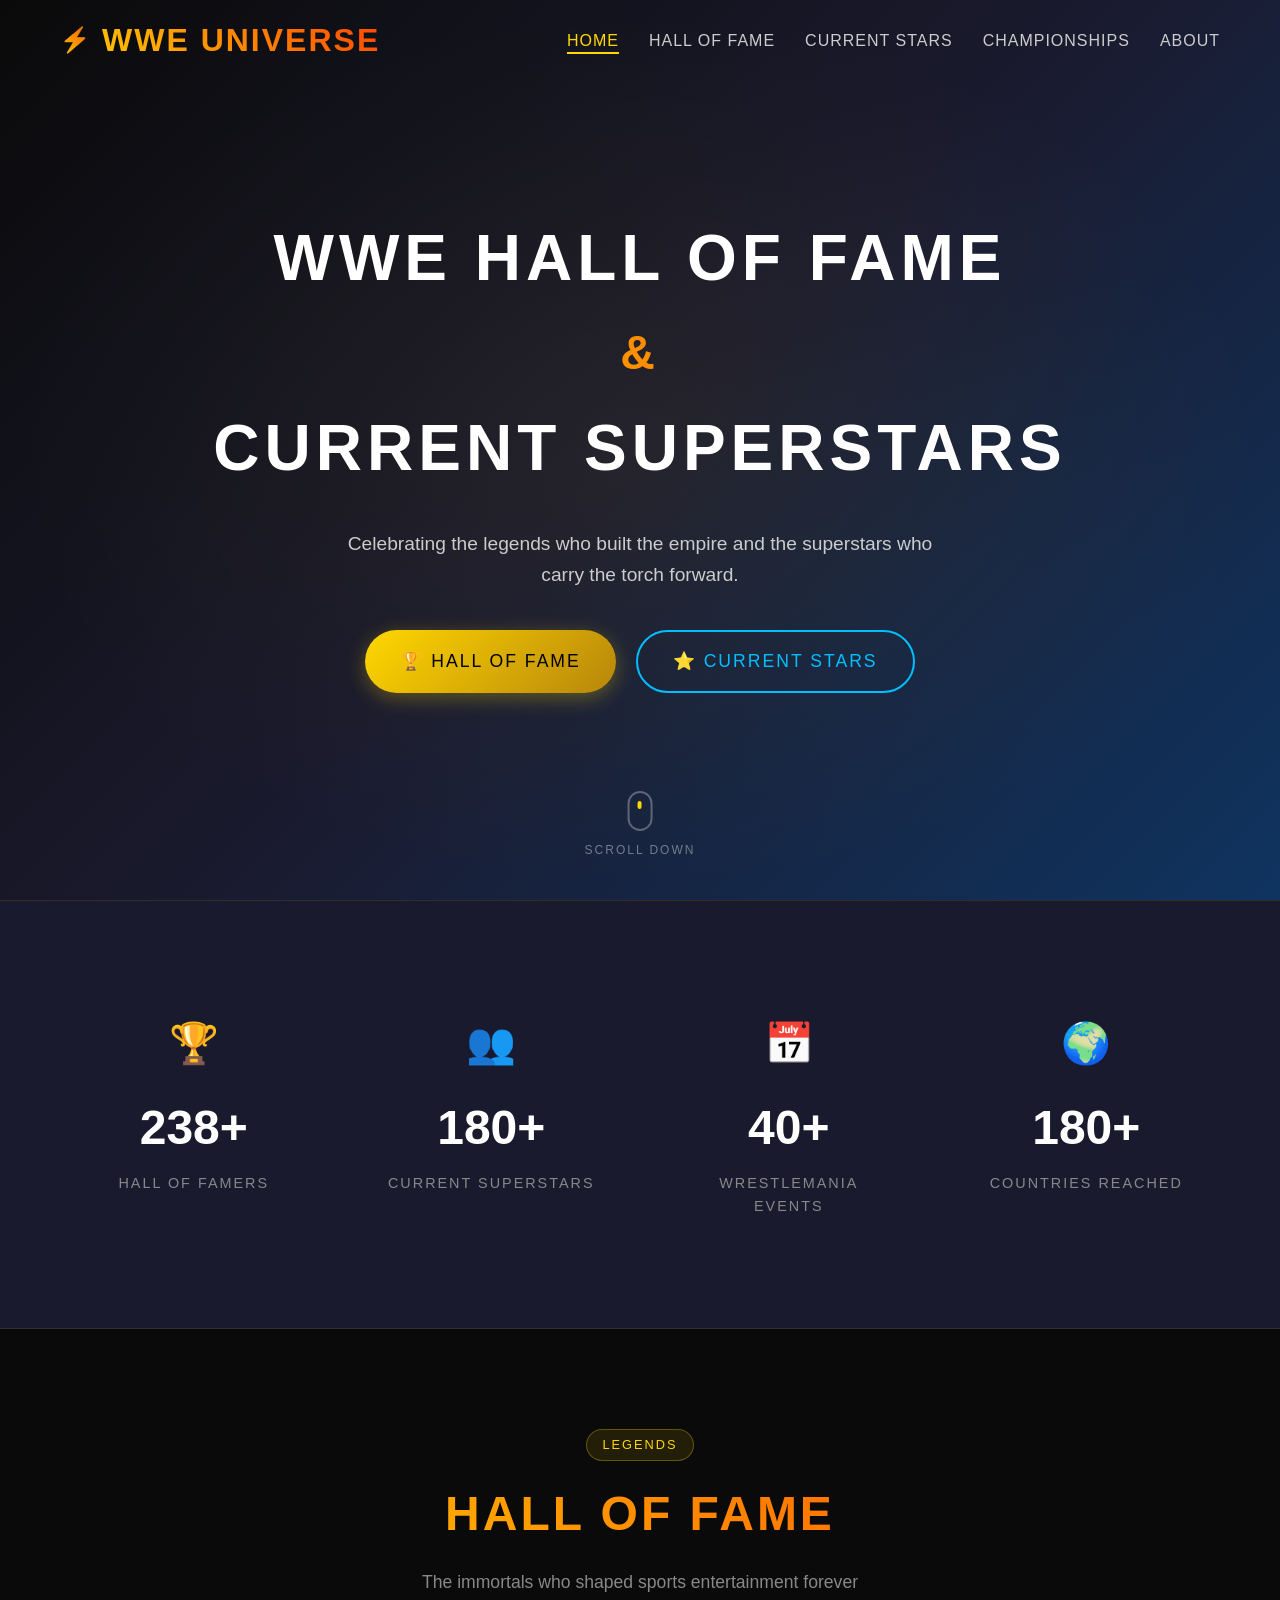
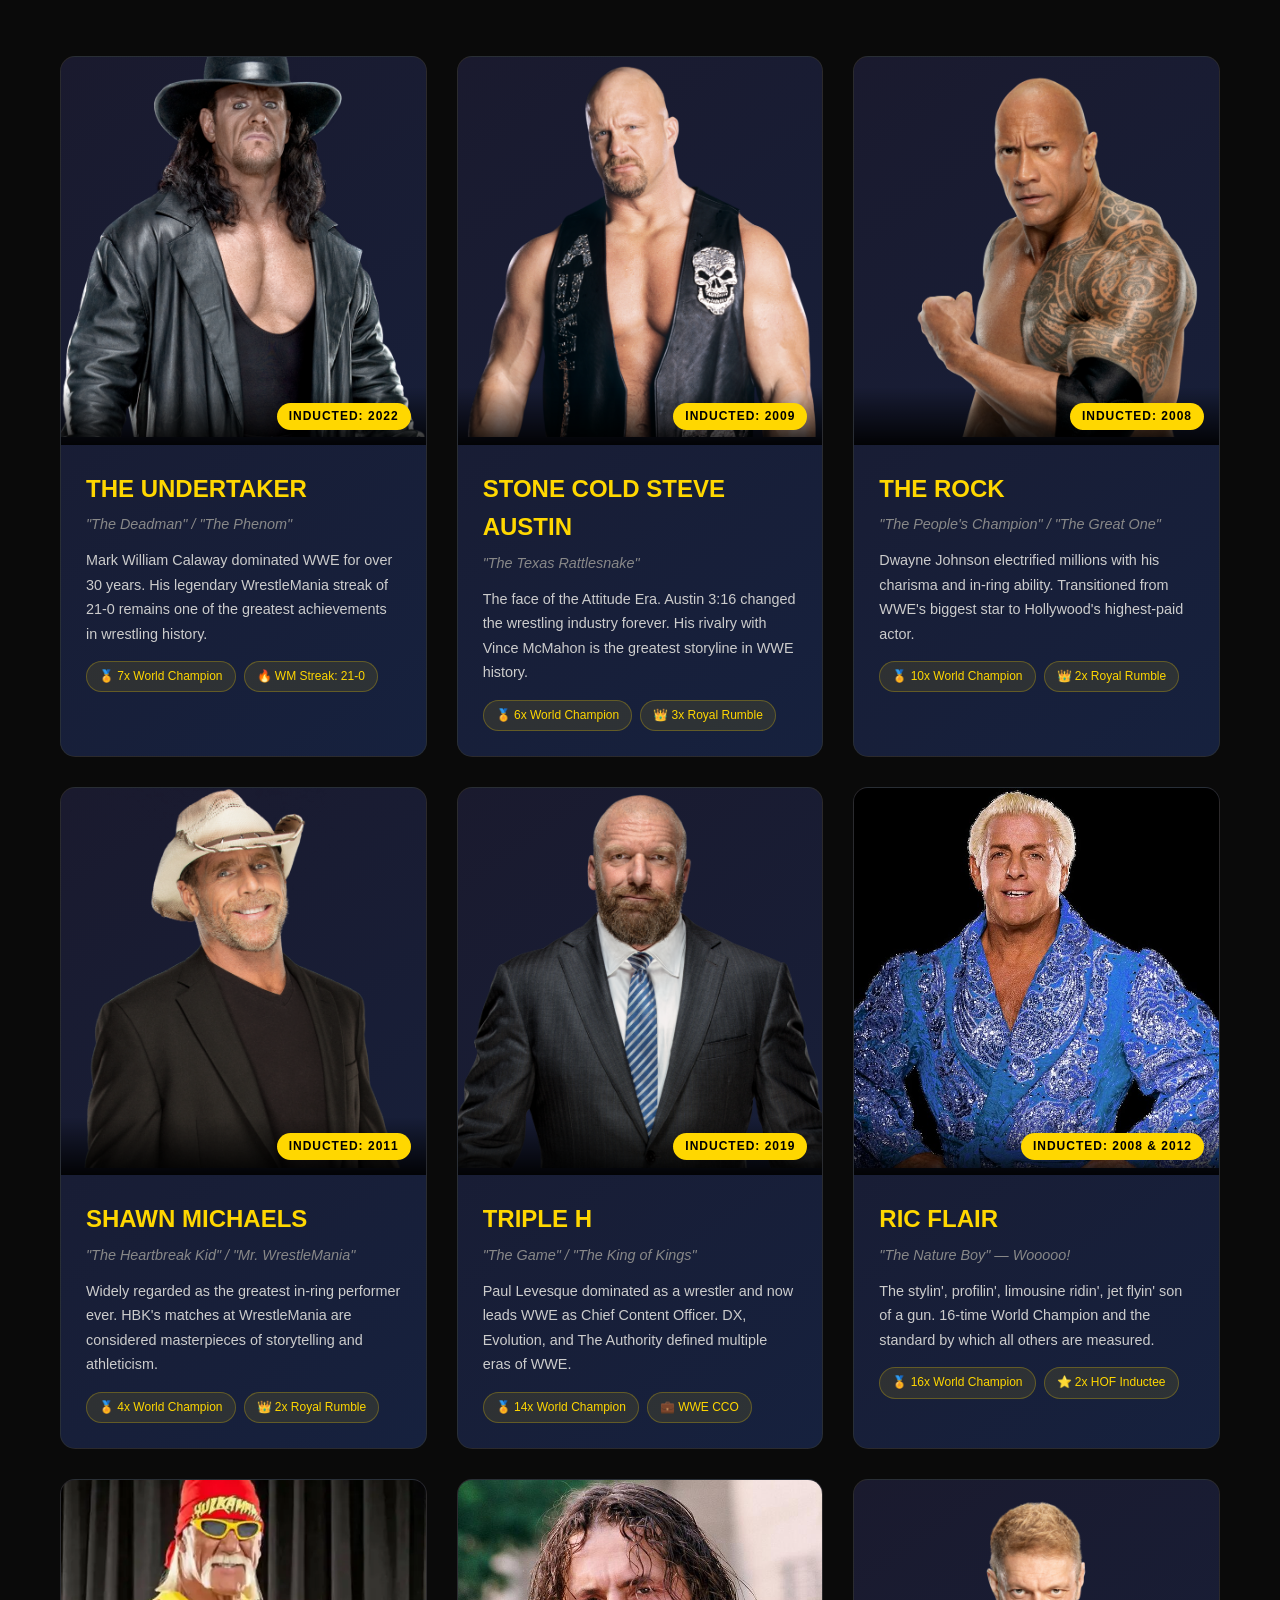
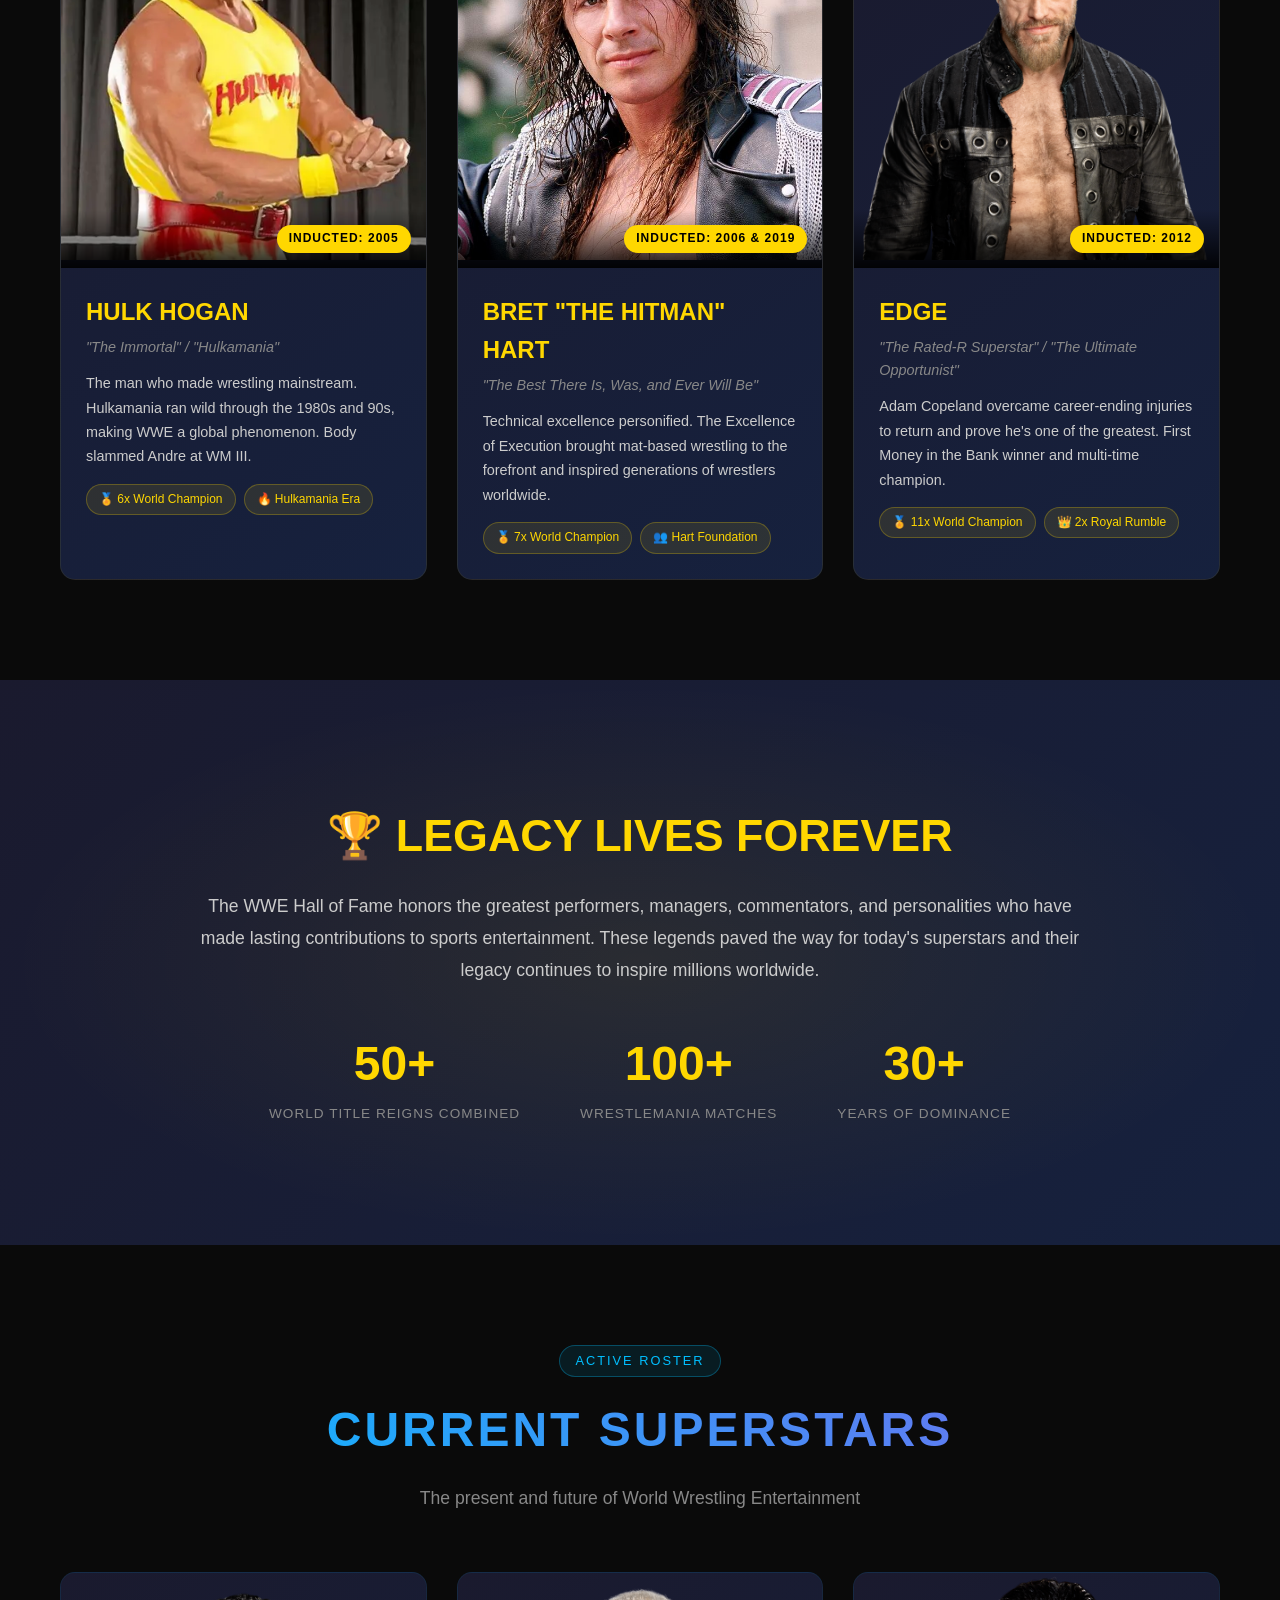
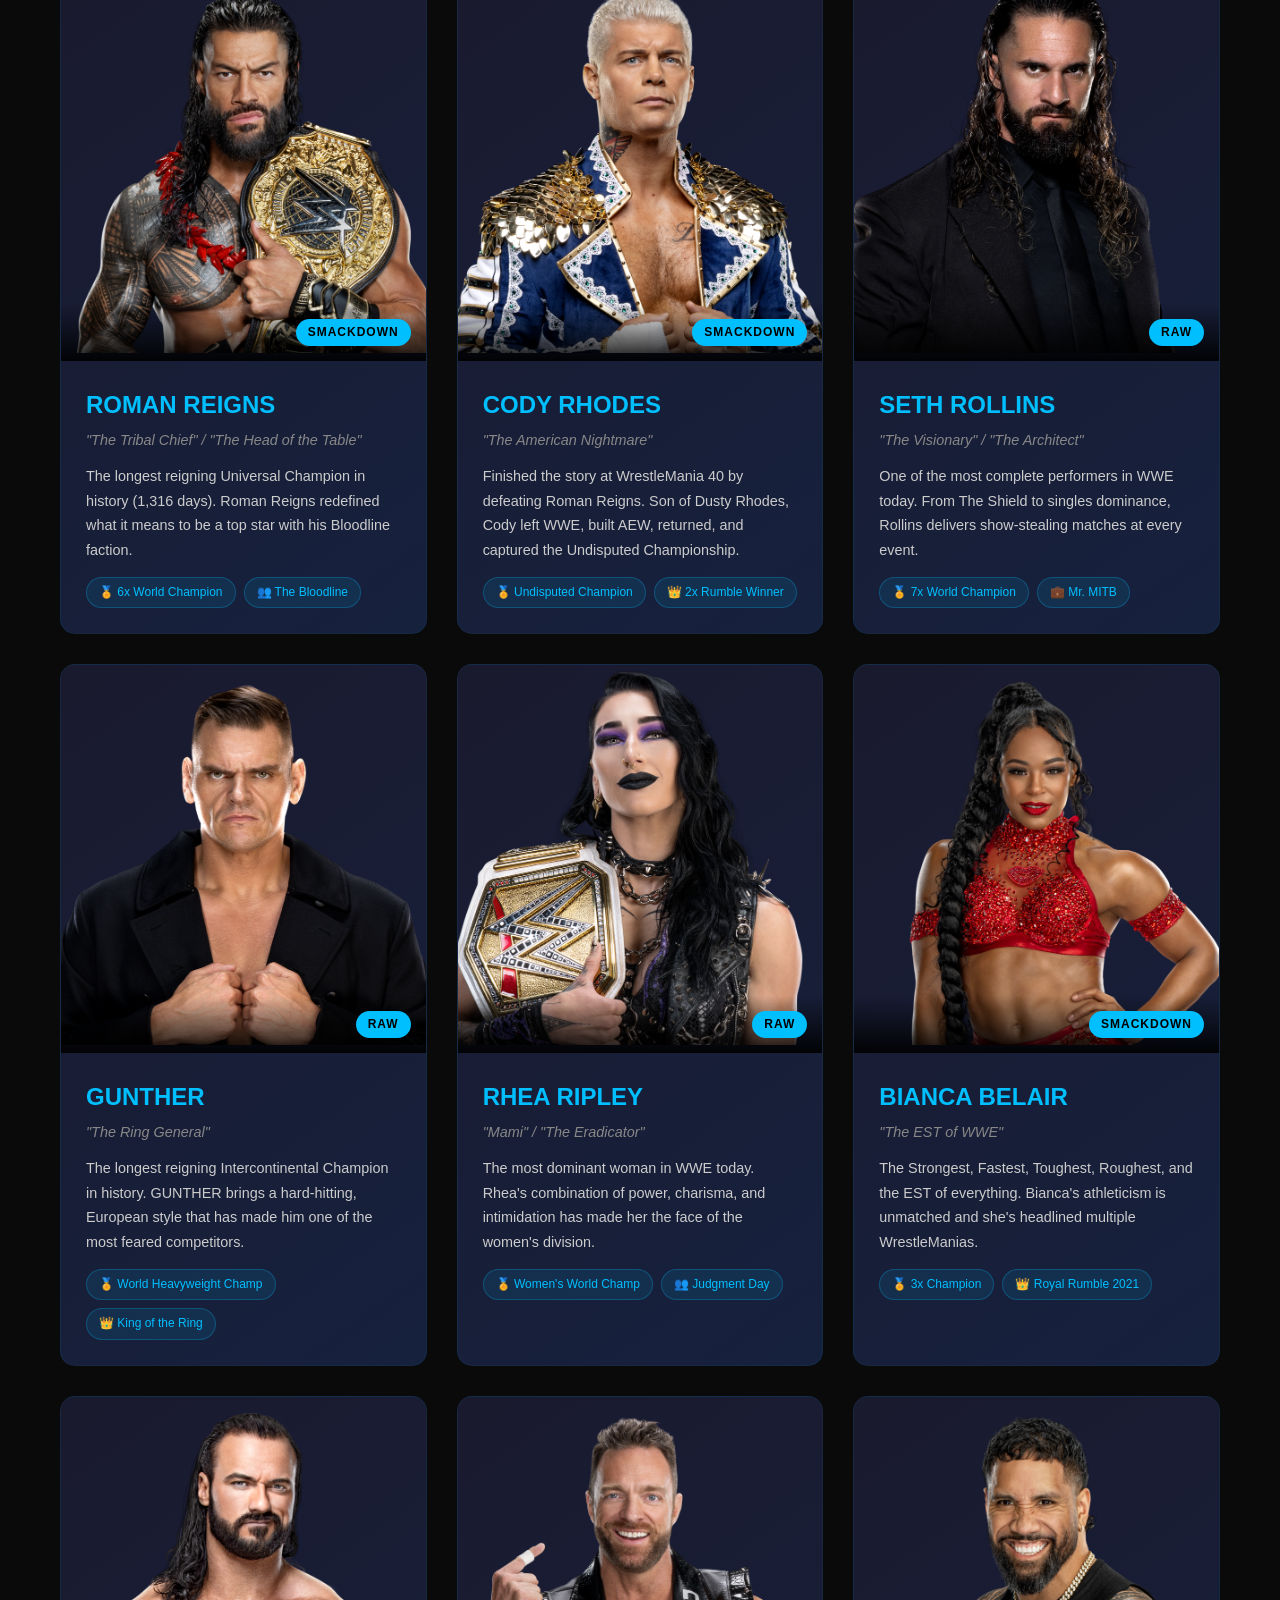
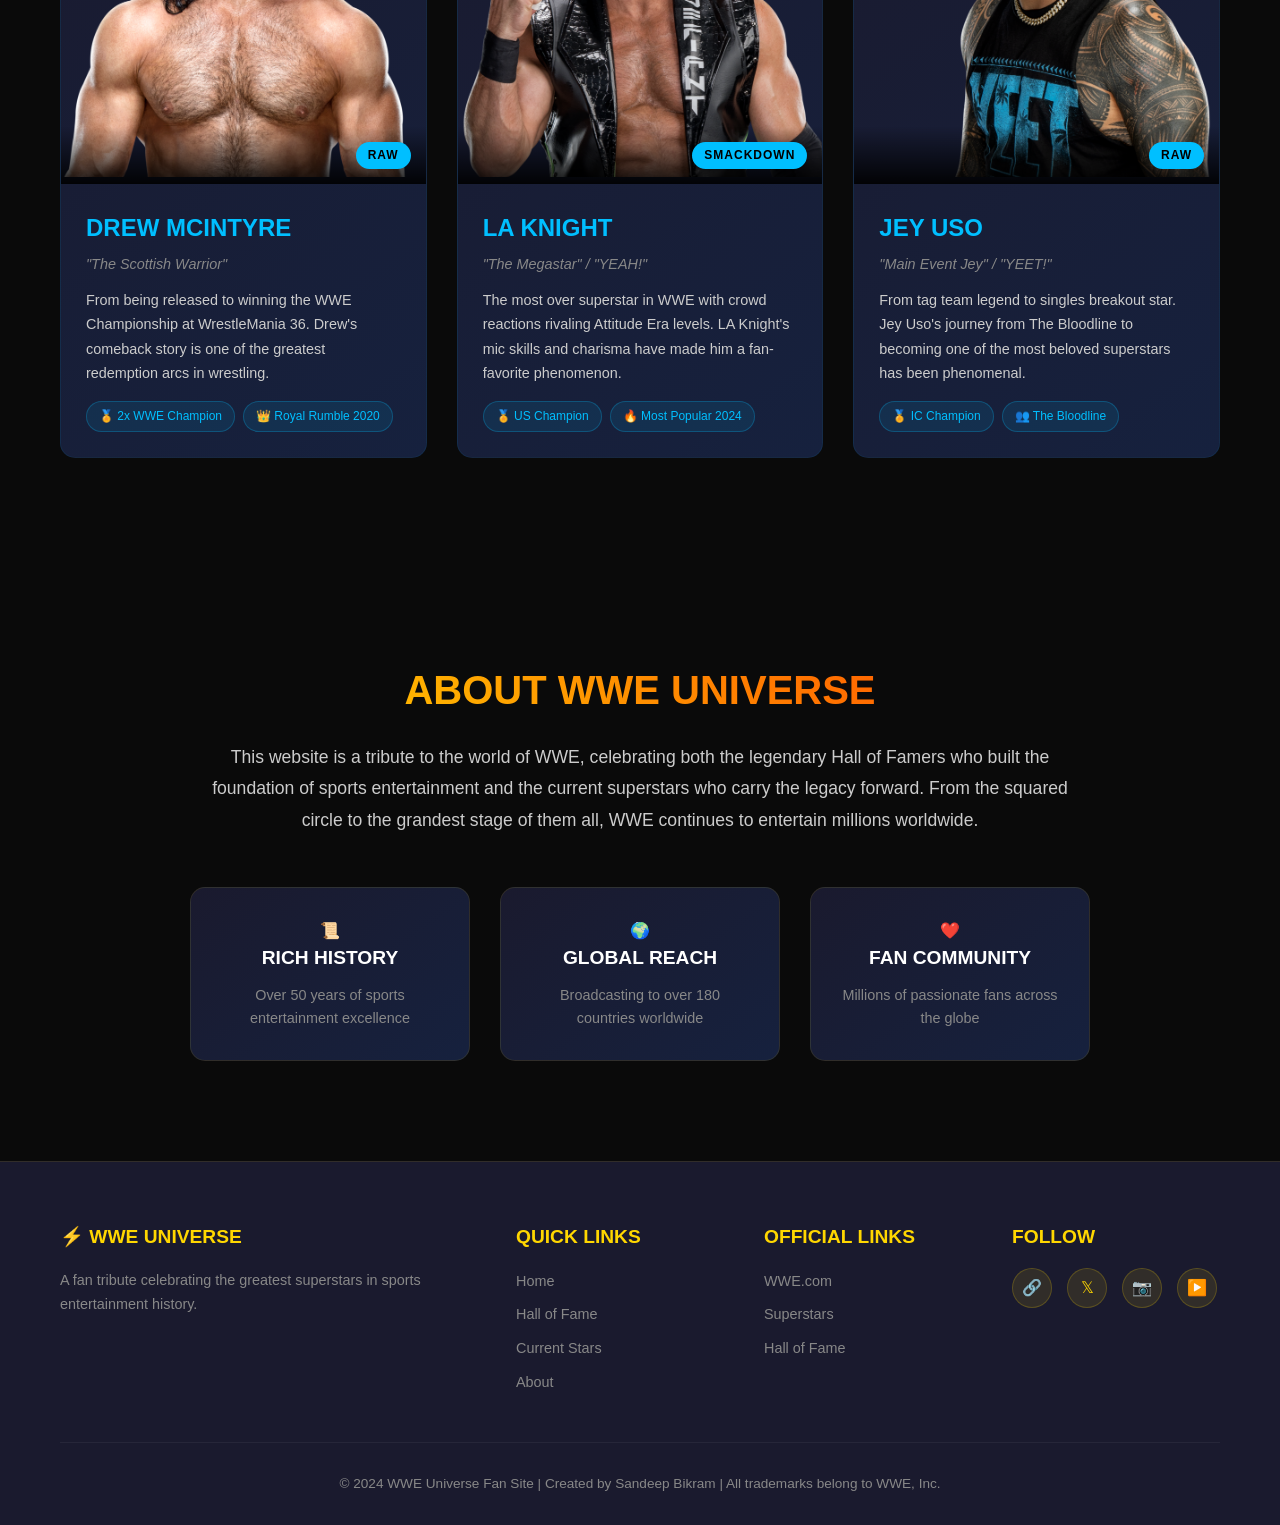
<file: index.html>
<!DOCTYPE html>
<html lang="en">
<head>
    <meta charset="UTF-8">
    <meta name="viewport" content="width=device-width, initial-scale=1.0">
    <title>WWE Universe - Hall of Fame & Current Superstars</title>
    <link rel="stylesheet" href="css/style.css">
</head>
<body>

    <!-- Preloader -->
    <div class="preloader" id="preloader">
        <div class="loader">
            <div class="ring"></div>
            <div class="ring"></div>
            <div class="ring"></div>
            <span class="loader-text">WWE UNIVERSE</span>
        </div>
    </div>

    <!-- Particles Background -->
    <div class="particles" id="particles"></div>

    <!-- Header -->
    <header id="header">
        <nav>
            <div class="logo">
                <span class="logo-icon">⚡</span>
                WWE Universe
            </div>
            <div class="hamburger" id="hamburger">
                <span></span>
                <span></span>
                <span></span>
            </div>
            <ul class="nav-links" id="navLinks">
                <li><a href="#home" class="active">Home</a></li>
                <li><a href="#hall-of-fame">Hall of Fame</a></li>
                <li><a href="#current">Current Stars</a></li>
                <li><a href="#championships">Championships</a></li>
                <li><a href="#about">About</a></li>
            </ul>
        </nav>
    </header>

    <!-- Hero Section -->
    <section class="hero" id="home">
        <div class="hero-overlay"></div>
        <div class="hero-content">
            <h1 class="hero-title" data-animate="fadeInUp">
                <span class="title-line">WWE Hall of Fame</span>
                <span class="title-line accent">&</span>
                <span class="title-line">Current Superstars</span>
            </h1>
            <p class="hero-subtitle" data-animate="fadeInUp" data-delay="200">
                Celebrating the legends who built the empire and the superstars who carry the torch forward.
            </p>
            <div class="hero-buttons" data-animate="fadeInUp" data-delay="400">
                <a href="#hall-of-fame" class="btn btn-primary">
                    🏆 Hall of Fame
                </a>
                <a href="#current" class="btn btn-secondary">
                    ⭐ Current Stars
                </a>
            </div>
            <div class="scroll-indicator">
                <div class="mouse">
                    <div class="wheel"></div>
                </div>
                <span>Scroll Down</span>
            </div>
        </div>
    </section>

    <!-- Stats Counter -->
    <section class="stats-section">
        <div class="container">
            <div class="stats-grid">
                <div class="stat-item" data-animate="fadeInUp">
                    <div class="stat-icon">🏆</div>
                    <div class="stat-number" data-count="238">0</div>
                    <div class="stat-label">Hall of Famers</div>
                </div>
                <div class="stat-item" data-animate="fadeInUp" data-delay="100">
                    <div class="stat-icon">👥</div>
                    <div class="stat-number" data-count="180">0</div>
                    <div class="stat-label">Current Superstars</div>
                </div>
                <div class="stat-item" data-animate="fadeInUp" data-delay="200">
                    <div class="stat-icon">📅</div>
                    <div class="stat-number" data-count="40">0</div>
                    <div class="stat-label">WrestleMania Events</div>
                </div>
                <div class="stat-item" data-animate="fadeInUp" data-delay="300">
                    <div class="stat-icon">🌍</div>
                    <div class="stat-number" data-count="180">0</div>
                    <div class="stat-label">Countries Reached</div>
                </div>
            </div>
        </div>
    </section>

    <!-- Hall of Fame Section -->
    <section class="section" id="hall-of-fame">
        <div class="container">
            <div class="section-header" data-animate="fadeInUp">
                <span class="section-tag">Legends</span>
                <h2 class="section-title gold">Hall of Fame</h2>
                <p class="section-subtitle">The immortals who shaped sports entertainment forever</p>
            </div>

            <div class="card-grid">

                <!-- The Undertaker -->
                <div class="card hof-card" data-animate="fadeInUp">
                    <div class="card-image-wrapper">
                        <img src="images/undertaker.jpg" alt="The Undertaker" class="card-img" onerror="this.src='data:image/svg+xml,%3Csvg xmlns=%22http://www.w3.org/2000/svg%22 width=%22400%22 height=%22450%22%3E%3Crect fill=%22%231a1a2e%22 width=%22400%22 height=%22450%22/%3E%3Ctext x=%2250%25%22 y=%2250%25%22 font-size=%2224%22 fill=%22%23ffd700%22 text-anchor=%22middle%22 dominant-baseline=%22middle%22%3EThe Undertaker%3C/text%3E%3C/svg%3E'">
                        <div class="card-overlay">
                            <span class="card-year">Inducted: 2022</span>
                        </div>
                    </div>
                    <div class="card-content">
                        <h3>The Undertaker</h3>
                        <p class="nickname">"The Deadman" / "The Phenom"</p>
                        <p class="bio">Mark William Calaway dominated WWE for over 30 years. His legendary WrestleMania streak of 21-0 remains one of the greatest achievements in wrestling history.</p>
                        <div class="card-stats">
                            <span class="badge">🏅 7x World Champion</span>
                            <span class="badge">🔥 WM Streak: 21-0</span>
                        </div>
                    </div>
                </div>

                <!-- Stone Cold -->
                <div class="card hof-card" data-animate="fadeInUp" data-delay="100">
                    <div class="card-image-wrapper">
                        <img src="images/stone-cold.jpg" alt="Stone Cold Steve Austin" class="card-img" onerror="this.src='data:image/svg+xml,%3Csvg xmlns=%22http://www.w3.org/2000/svg%22 width=%22400%22 height=%22450%22%3E%3Crect fill=%22%231a1a2e%22 width=%22400%22 height=%22450%22/%3E%3Ctext x=%2250%25%22 y=%2250%25%22 font-size=%2224%22 fill=%22%23ffd700%22 text-anchor=%22middle%22 dominant-baseline=%22middle%22%3EStone Cold%3C/text%3E%3C/svg%3E'">
                        <div class="card-overlay">
                            <span class="card-year">Inducted: 2009</span>
                        </div>
                    </div>
                    <div class="card-content">
                        <h3>Stone Cold Steve Austin</h3>
                        <p class="nickname">"The Texas Rattlesnake"</p>
                        <p class="bio">The face of the Attitude Era. Austin 3:16 changed the wrestling industry forever. His rivalry with Vince McMahon is the greatest storyline in WWE history.</p>
                        <div class="card-stats">
                            <span class="badge">🏅 6x World Champion</span>
                            <span class="badge">👑 3x Royal Rumble</span>
                        </div>
                    </div>
                </div>

                <!-- The Rock -->
                <div class="card hof-card" data-animate="fadeInUp" data-delay="200">
                    <div class="card-image-wrapper">
                        <img src="images/the-rock.jpg" alt="The Rock" class="card-img" onerror="this.src='data:image/svg+xml,%3Csvg xmlns=%22http://www.w3.org/2000/svg%22 width=%22400%22 height=%22450%22%3E%3Crect fill=%22%231a1a2e%22 width=%22400%22 height=%22450%22/%3E%3Ctext x=%2250%25%22 y=%2250%25%22 font-size=%2224%22 fill=%22%23ffd700%22 text-anchor=%22middle%22 dominant-baseline=%22middle%22%3EThe Rock%3C/text%3E%3C/svg%3E'">
                        <div class="card-overlay">
                            <span class="card-year">Inducted: 2008</span>
                        </div>
                    </div>
                    <div class="card-content">
                        <h3>The Rock</h3>
                        <p class="nickname">"The People's Champion" / "The Great One"</p>
                        <p class="bio">Dwayne Johnson electrified millions with his charisma and in-ring ability. Transitioned from WWE's biggest star to Hollywood's highest-paid actor.</p>
                        <div class="card-stats">
                            <span class="badge">🏅 10x World Champion</span>
                            <span class="badge">👑 2x Royal Rumble</span>
                        </div>
                    </div>
                </div>

                <!-- Shawn Michaels -->
                <div class="card hof-card" data-animate="fadeInUp">
                    <div class="card-image-wrapper">
                        <img src="images/shawn-michaels.jpg" alt="Shawn Michaels" class="card-img" onerror="this.src='data:image/svg+xml,%3Csvg xmlns=%22http://www.w3.org/2000/svg%22 width=%22400%22 height=%22450%22%3E%3Crect fill=%22%231a1a2e%22 width=%22400%22 height=%22450%22/%3E%3Ctext x=%2250%25%22 y=%2250%25%22 font-size=%2224%22 fill=%22%23ffd700%22 text-anchor=%22middle%22 dominant-baseline=%22middle%22%3EShawn Michaels%3C/text%3E%3C/svg%3E'">
                        <div class="card-overlay">
                            <span class="card-year">Inducted: 2011</span>
                        </div>
                    </div>
                    <div class="card-content">
                        <h3>Shawn Michaels</h3>
                        <p class="nickname">"The Heartbreak Kid" / "Mr. WrestleMania"</p>
                        <p class="bio">Widely regarded as the greatest in-ring performer ever. HBK's matches at WrestleMania are considered masterpieces of storytelling and athleticism.</p>
                        <div class="card-stats">
                            <span class="badge">🏅 4x World Champion</span>
                            <span class="badge">👑 2x Royal Rumble</span>
                        </div>
                    </div>
                </div>

                <!-- Triple H -->
                <div class="card hof-card" data-animate="fadeInUp" data-delay="100">
                    <div class="card-image-wrapper">
                        <img src="images/triple-h.jpg" alt="Triple H" class="card-img" onerror="this.src='data:image/svg+xml,%3Csvg xmlns=%22http://www.w3.org/2000/svg%22 width=%22400%22 height=%22450%22%3E%3Crect fill=%22%231a1a2e%22 width=%22400%22 height=%22450%22/%3E%3Ctext x=%2250%25%22 y=%2250%25%22 font-size=%2224%22 fill=%22%23ffd700%22 text-anchor=%22middle%22 dominant-baseline=%22middle%22%3ETriple H%3C/text%3E%3C/svg%3E'">
                        <div class="card-overlay">
                            <span class="card-year">Inducted: 2019</span>
                        </div>
                    </div>
                    <div class="card-content">
                        <h3>Triple H</h3>
                        <p class="nickname">"The Game" / "The King of Kings"</p>
                        <p class="bio">Paul Levesque dominated as a wrestler and now leads WWE as Chief Content Officer. DX, Evolution, and The Authority defined multiple eras of WWE.</p>
                        <div class="card-stats">
                            <span class="badge">🏅 14x World Champion</span>
                            <span class="badge">💼 WWE CCO</span>
                        </div>
                    </div>
                </div>

                <!-- Ric Flair -->
                <div class="card hof-card" data-animate="fadeInUp" data-delay="200">
                    <div class="card-image-wrapper">
                        <img src="images/ric-flair.jpg" alt="Ric Flair" class="card-img" onerror="this.src='data:image/svg+xml,%3Csvg xmlns=%22http://www.w3.org/2000/svg%22 width=%22400%22 height=%22450%22%3E%3Crect fill=%22%231a1a2e%22 width=%22400%22 height=%22450%22/%3E%3Ctext x=%2250%25%22 y=%2250%25%22 font-size=%2224%22 fill=%22%23ffd700%22 text-anchor=%22middle%22 dominant-baseline=%22middle%22%3ERic Flair%3C/text%3E%3C/svg%3E'">
                        <div class="card-overlay">
                            <span class="card-year">Inducted: 2008 & 2012</span>
                        </div>
                    </div>
                    <div class="card-content">
                        <h3>Ric Flair</h3>
                        <p class="nickname">"The Nature Boy" — Wooooo!</p>
                        <p class="bio">The stylin', profilin', limousine ridin', jet flyin' son of a gun. 16-time World Champion and the standard by which all others are measured.</p>
                        <div class="card-stats">
                            <span class="badge">🏅 16x World Champion</span>
                            <span class="badge">⭐ 2x HOF Inductee</span>
                        </div>
                    </div>
                </div>

                <!-- Hulk Hogan -->
                <div class="card hof-card" data-animate="fadeInUp">
                    <div class="card-image-wrapper">
                        <img src="images/hulk-hogan.jpg" alt="Hulk Hogan" class="card-img" onerror="this.src='data:image/svg+xml,%3Csvg xmlns=%22http://www.w3.org/2000/svg%22 width=%22400%22 height=%22450%22%3E%3Crect fill=%22%231a1a2e%22 width=%22400%22 height=%22450%22/%3E%3Ctext x=%2250%25%22 y=%2250%25%22 font-size=%2224%22 fill=%22%23ffd700%22 text-anchor=%22middle%22 dominant-baseline=%22middle%22%3EHulk Hogan%3C/text%3E%3C/svg%3E'">
                        <div class="card-overlay">
                            <span class="card-year">Inducted: 2005</span>
                        </div>
                    </div>
                    <div class="card-content">
                        <h3>Hulk Hogan</h3>
                        <p class="nickname">"The Immortal" / "Hulkamania"</p>
                        <p class="bio">The man who made wrestling mainstream. Hulkamania ran wild through the 1980s and 90s, making WWE a global phenomenon. Body slammed Andre at WM III.</p>
                        <div class="card-stats">
                            <span class="badge">🏅 6x World Champion</span>
                            <span class="badge">🔥 Hulkamania Era</span>
                        </div>
                    </div>
                </div>

                <!-- Bret Hart -->
                <div class="card hof-card" data-animate="fadeInUp" data-delay="100">
                    <div class="card-image-wrapper">
                        <img src="images/bret-hart.jpg" alt="Bret Hart" class="card-img" onerror="this.src='data:image/svg+xml,%3Csvg xmlns=%22http://www.w3.org/2000/svg%22 width=%22400%22 height=%22450%22%3E%3Crect fill=%22%231a1a2e%22 width=%22400%22 height=%22450%22/%3E%3Ctext x=%2250%25%22 y=%2250%25%22 font-size=%2224%22 fill=%22%23ffd700%22 text-anchor=%22middle%22 dominant-baseline=%22middle%22%3EBret Hart%3C/text%3E%3C/svg%3E'">
                        <div class="card-overlay">
                            <span class="card-year">Inducted: 2006 & 2019</span>
                        </div>
                    </div>
                    <div class="card-content">
                        <h3>Bret "The Hitman" Hart</h3>
                        <p class="nickname">"The Best There Is, Was, and Ever Will Be"</p>
                        <p class="bio">Technical excellence personified. The Excellence of Execution brought mat-based wrestling to the forefront and inspired generations of wrestlers worldwide.</p>
                        <div class="card-stats">
                            <span class="badge">🏅 7x World Champion</span>
                            <span class="badge">👥 Hart Foundation</span>
                        </div>
                    </div>
                </div>

                <!-- Edge -->
                <div class="card hof-card" data-animate="fadeInUp" data-delay="200">
                    <div class="card-image-wrapper">
                        <img src="images/edge.jpg" alt="Edge" class="card-img" onerror="this.src='data:image/svg+xml,%3Csvg xmlns=%22http://www.w3.org/2000/svg%22 width=%22400%22 height=%22450%22%3E%3Crect fill=%22%231a1a2e%22 width=%22400%22 height=%22450%22/%3E%3Ctext x=%2250%25%22 y=%2250%25%22 font-size=%2224%22 fill=%22%23ffd700%22 text-anchor=%22middle%22 dominant-baseline=%22middle%22%3EEdge%3C/text%3E%3C/svg%3E'">
                        <div class="card-overlay">
                            <span class="card-year">Inducted: 2012</span>
                        </div>
                    </div>
                    <div class="card-content">
                        <h3>Edge</h3>
                        <p class="nickname">"The Rated-R Superstar" / "The Ultimate Opportunist"</p>
                        <p class="bio">Adam Copeland overcame career-ending injuries to return and prove he's one of the greatest. First Money in the Bank winner and multi-time champion.</p>
                        <div class="card-stats">
                            <span class="badge">🏅 11x World Champion</span>
                            <span class="badge">👑 2x Royal Rumble</span>
                        </div>
                    </div>
                </div>

            </div>
        </div>
    </section>

    <!-- Championships Banner -->
    <section class="parallax-section" id="championships">
        <div class="parallax-overlay"></div>
        <div class="parallax-content" data-animate="fadeInUp">
            <h2>🏆 Legacy Lives Forever</h2>
            <p>The WWE Hall of Fame honors the greatest performers, managers, commentators, and personalities who have made lasting contributions to sports entertainment. These legends paved the way for today's superstars and their legacy continues to inspire millions worldwide.</p>
            <div class="title-count">
                <div class="title-item">
                    <span class="title-number">50+</span>
                    <span class="title-label">World Title Reigns Combined</span>
                </div>
                <div class="title-item">
                    <span class="title-number">100+</span>
                    <span class="title-label">WrestleMania Matches</span>
                </div>
                <div class="title-item">
                    <span class="title-number">30+</span>
                    <span class="title-label">Years of Dominance</span>
                </div>
            </div>
        </div>
    </section>

    <!-- Current Superstars Section -->
    <section class="section" id="current">
        <div class="container">
            <div class="section-header" data-animate="fadeInUp">
                <span class="section-tag blue">Active Roster</span>
                <h2 class="section-title blue">Current Superstars</h2>
                <p class="section-subtitle">The present and future of World Wrestling Entertainment</p>
            </div>

            <div class="card-grid">

                <!-- Roman Reigns -->
                <div class="card current-card" data-animate="fadeInUp">
                    <div class="card-image-wrapper">
                        <img src="images/roman-reigns.jpg" alt="Roman Reigns" class="card-img" onerror="this.src='data:image/svg+xml,%3Csvg xmlns=%22http://www.w3.org/2000/svg%22 width=%22400%22 height=%22450%22%3E%3Crect fill=%2216213e%22 width=%22400%22 height=%22450%22/%3E%3Ctext x=%2250%25%22 y=%2250%25%22 font-size=%2224%22 fill=%2200bfff%22 text-anchor=%22middle%22 dominant-baseline=%22middle%22%3ERoman Reigns%3C/text%3E%3C/svg%3E'">
                        <div class="card-overlay blue">
                            <span class="card-year">SmackDown</span>
                        </div>
                    </div>
                    <div class="card-content">
                        <h3>Roman Reigns</h3>
                        <p class="nickname">"The Tribal Chief" / "The Head of the Table"</p>
                        <p class="bio">The longest reigning Universal Champion in history (1,316 days). Roman Reigns redefined what it means to be a top star with his Bloodline faction.</p>
                        <div class="card-stats">
                            <span class="badge blue">🏅 6x World Champion</span>
                            <span class="badge blue">👥 The Bloodline</span>
                        </div>
                    </div>
                </div>

                <!-- Cody Rhodes -->
                <div class="card current-card" data-animate="fadeInUp" data-delay="100">
                    <div class="card-image-wrapper">
                        <img src="images/cody-rhodes.jpg" alt="Cody Rhodes" class="card-img" onerror="this.src='data:image/svg+xml,%3Csvg xmlns=%22http://www.w3.org/2000/svg%22 width=%22400%22 height=%22450%22%3E%3Crect fill=%2216213e%22 width=%22400%22 height=%22450%22/%3E%3Ctext x=%2250%25%22 y=%2250%25%22 font-size=%2224%22 fill=%2200bfff%22 text-anchor=%22middle%22 dominant-baseline=%22middle%22%3ECody Rhodes%3C/text%3E%3C/svg%3E'">
                        <div class="card-overlay blue">
                            <span class="card-year">SmackDown</span>
                        </div>
                    </div>
                    <div class="card-content">
                        <h3>Cody Rhodes</h3>
                        <p class="nickname">"The American Nightmare"</p>
                        <p class="bio">Finished the story at WrestleMania 40 by defeating Roman Reigns. Son of Dusty Rhodes, Cody left WWE, built AEW, returned, and captured the Undisputed Championship.</p>
                        <div class="card-stats">
                            <span class="badge blue">🏅 Undisputed Champion</span>
                            <span class="badge blue">👑 2x Rumble Winner</span>
                        </div>
                    </div>
                </div>

                <!-- Seth Rollins -->
                <div class="card current-card" data-animate="fadeInUp" data-delay="200">
                    <div class="card-image-wrapper">
                        <img src="images/seth-rollins.jpg" alt="Seth Rollins" class="card-img" onerror="this.src='data:image/svg+xml,%3Csvg xmlns=%22http://www.w3.org/2000/svg%22 width=%22400%22 height=%22450%22%3E%3Crect fill=%2216213e%22 width=%22400%22 height=%22450%22/%3E%3Ctext x=%2250%25%22 y=%2250%25%22 font-size=%2224%22 fill=%2200bfff%22 text-anchor=%22middle%22 dominant-baseline=%22middle%22%3ESeth Rollins%3C/text%3E%3C/svg%3E'">
                        <div class="card-overlay blue">
                            <span class="card-year">Raw</span>
                        </div>
                    </div>
                    <div class="card-content">
                        <h3>Seth Rollins</h3>
                        <p class="nickname">"The Visionary" / "The Architect"</p>
                        <p class="bio">One of the most complete performers in WWE today. From The Shield to singles dominance, Rollins delivers show-stealing matches at every event.</p>
                        <div class="card-stats">
                            <span class="badge blue">🏅 7x World Champion</span>
                            <span class="badge blue">💼 Mr. MITB</span>
                        </div>
                    </div>
                </div>

                <!-- GUNTHER -->
                <div class="card current-card" data-animate="fadeInUp">
                    <div class="card-image-wrapper">
                        <img src="images/gunther.jpg" alt="GUNTHER" class="card-img" onerror="this.src='data:image/svg+xml,%3Csvg xmlns=%22http://www.w3.org/2000/svg%22 width=%22400%22 height=%22450%22%3E%3Crect fill=%2216213e%22 width=%22400%22 height=%22450%22/%3E%3Ctext x=%2250%25%22 y=%2250%25%22 font-size=%2224%22 fill=%2200bfff%22 text-anchor=%22middle%22 dominant-baseline=%22middle%22%3EGUNTHER%3C/text%3E%3C/svg%3E'">
                        <div class="card-overlay blue">
                            <span class="card-year">Raw</span>
                        </div>
                    </div>
                    <div class="card-content">
                        <h3>GUNTHER</h3>
                        <p class="nickname">"The Ring General"</p>
                        <p class="bio">The longest reigning Intercontinental Champion in history. GUNTHER brings a hard-hitting, European style that has made him one of the most feared competitors.</p>
                        <div class="card-stats">
                            <span class="badge blue">🏅 World Heavyweight Champ</span>
                            <span class="badge blue">👑 King of the Ring</span>
                        </div>
                    </div>
                </div>

                <!-- Rhea Ripley -->
                <div class="card current-card" data-animate="fadeInUp" data-delay="100">
                    <div class="card-image-wrapper">
                        <img src="images/rhea-ripley.jpg" alt="Rhea Ripley" class="card-img" onerror="this.src='data:image/svg+xml,%3Csvg xmlns=%22http://www.w3.org/2000/svg%22 width=%22400%22 height=%22450%22%3E%3Crect fill=%2216213e%22 width=%22400%22 height=%22450%22/%3E%3Ctext x=%2250%25%22 y=%2250%25%22 font-size=%2224%22 fill=%2200bfff%22 text-anchor=%22middle%22 dominant-baseline=%22middle%22%3ERhea Ripley%3C/text%3E%3C/svg%3E'">
                        <div class="card-overlay blue">
                            <span class="card-year">Raw</span>
                        </div>
                    </div>
                    <div class="card-content">
                        <h3>Rhea Ripley</h3>
                        <p class="nickname">"Mami" / "The Eradicator"</p>
                        <p class="bio">The most dominant woman in WWE today. Rhea's combination of power, charisma, and intimidation has made her the face of the women's division.</p>
                        <div class="card-stats">
                            <span class="badge blue">🏅 Women's World Champ</span>
                            <span class="badge blue">👥 Judgment Day</span>
                        </div>
                    </div>
                </div>

                <!-- Bianca Belair -->
                <div class="card current-card" data-animate="fadeInUp" data-delay="200">
                    <div class="card-image-wrapper">
                        <img src="images/bianca-belair.jpg" alt="Bianca Belair" class="card-img" onerror="this.src='data:image/svg+xml,%3Csvg xmlns=%22http://www.w3.org/2000/svg%22 width=%22400%22 height=%22450%22%3E%3Crect fill=%2216213e%22 width=%22400%22 height=%22450%22/%3E%3Ctext x=%2250%25%22 y=%2250%25%22 font-size=%2224%22 fill=%2200bfff%22 text-anchor=%22middle%22 dominant-baseline=%22middle%22%3EBianca Belair%3C/text%3E%3C/svg%3E'">
                        <div class="card-overlay blue">
                            <span class="card-year">SmackDown</span>
                        </div>
                    </div>
                    <div class="card-content">
                        <h3>Bianca Belair</h3>
                        <p class="nickname">"The EST of WWE"</p>
                        <p class="bio">The Strongest, Fastest, Toughest, Roughest, and the EST of everything. Bianca's athleticism is unmatched and she's headlined multiple WrestleManias.</p>
                        <div class="card-stats">
                            <span class="badge blue">🏅 3x Champion</span>
                            <span class="badge blue">👑 Royal Rumble 2021</span>
                        </div>
                    </div>
                </div>

                <!-- Drew McIntyre -->
                <div class="card current-card" data-animate="fadeInUp">
                    <div class="card-image-wrapper">
                        <img src="images/drew-mcintyre.jpg" alt="Drew McIntyre" class="card-img" onerror="this.src='data:image/svg+xml,%3Csvg xmlns=%22http://www.w3.org/2000/svg%22 width=%22400%22 height=%22450%22%3E%3Crect fill=%2216213e%22 width=%22400%22 height=%22450%22/%3E%3Ctext x=%2250%25%22 y=%2250%25%22 font-size=%2224%22 fill=%2200bfff%22 text-anchor=%22middle%22 dominant-baseline=%22middle%22%3EDrew McIntyre%3C/text%3E%3C/svg%3E'">
                        <div class="card-overlay blue">
                            <span class="card-year">Raw</span>
                        </div>
                    </div>
                    <div class="card-content">
                        <h3>Drew McIntyre</h3>
                        <p class="nickname">"The Scottish Warrior"</p>
                        <p class="bio">From being released to winning the WWE Championship at WrestleMania 36. Drew's comeback story is one of the greatest redemption arcs in wrestling.</p>
                        <div class="card-stats">
                            <span class="badge blue">🏅 2x WWE Champion</span>
                            <span class="badge blue">👑 Royal Rumble 2020</span>
                        </div>
                    </div>
                </div>

                <!-- LA Knight -->
                <div class="card current-card" data-animate="fadeInUp" data-delay="100">
                    <div class="card-image-wrapper">
                        <img src="images/la-knight.jpg" alt="LA Knight" class="card-img" onerror="this.src='data:image/svg+xml,%3Csvg xmlns=%22http://www.w3.org/2000/svg%22 width=%22400%22 height=%22450%22%3E%3Crect fill=%2216213e%22 width=%22400%22 height=%22450%22/%3E%3Ctext x=%2250%25%22 y=%2250%25%22 font-size=%2224%22 fill=%2200bfff%22 text-anchor=%22middle%22 dominant-baseline=%22middle%22%3ELA Knight%3C/text%3E%3C/svg%3E'">
                        <div class="card-overlay blue">
                            <span class="card-year">SmackDown</span>
                        </div>
                    </div>
                    <div class="card-content">
                        <h3>LA Knight</h3>
                        <p class="nickname">"The Megastar" / "YEAH!"</p>
                        <p class="bio">The most over superstar in WWE with crowd reactions rivaling Attitude Era levels. LA Knight's mic skills and charisma have made him a fan-favorite phenomenon.</p>
                        <div class="card-stats">
                            <span class="badge blue">🏅 US Champion</span>
                            <span class="badge blue">🔥 Most Popular 2024</span>
                        </div>
                    </div>
                </div>

                <!-- Jey Uso -->
                <div class="card current-card" data-animate="fadeInUp" data-delay="200">
                    <div class="card-image-wrapper">
                        <img src="images/jey-uso.jpg" alt="Jey Uso" class="card-img" onerror="this.src='data:image/svg+xml,%3Csvg xmlns=%22http://www.w3.org/2000/svg%22 width=%22400%22 height=%22450%22%3E%3Crect fill=%2216213e%22 width=%22400%22 height=%22450%22/%3E%3Ctext x=%2250%25%22 y=%2250%25%22 font-size=%2224%22 fill=%2200bfff%22 text-anchor=%22middle%22 dominant-baseline=%22middle%22%3EJey Uso%3C/text%3E%3C/svg%3E'">
                        <div class="card-overlay blue">
                            <span class="card-year">Raw</span>
                        </div>
                    </div>
                    <div class="card-content">
                        <h3>Jey Uso</h3>
                        <p class="nickname">"Main Event Jey" / "YEET!"</p>
                        <p class="bio">From tag team legend to singles breakout star. Jey Uso's journey from The Bloodline to becoming one of the most beloved superstars has been phenomenal.</p>
                        <div class="card-stats">
                            <span class="badge blue">🏅 IC Champion</span>
                            <span class="badge blue">👥 The Bloodline</span>
                        </div>
                    </div>
                </div>

            </div>
        </div>
    </section>

    <!-- About Section -->
    <section class="about-section" id="about">
        <div class="container">
            <div class="about-content" data-animate="fadeInUp">
                <h2>About WWE Universe</h2>
                <p>This website is a tribute to the world of WWE, celebrating both the legendary Hall of Famers who built the foundation of sports entertainment and the current superstars who carry the legacy forward. From the squared circle to the grandest stage of them all, WWE continues to entertain millions worldwide.</p>
                <div class="about-features">
                    <div class="feature">
                        <div class="feature-icon">📜</div>
                        <h4>Rich History</h4>
                        <p>Over 50 years of sports entertainment excellence</p>
                    </div>
                    <div class="feature">
                        <div class="feature-icon">🌍</div>
                        <h4>Global Reach</h4>
                        <p>Broadcasting to over 180 countries worldwide</p>
                    </div>
                    <div class="feature">
                        <div class="feature-icon">❤️</div>
                        <h4>Fan Community</h4>
                        <p>Millions of passionate fans across the globe</p>
                    </div>
                </div>
            </div>
        </div>
    </section>

    <!-- Footer -->
    <footer>
        <div class="container">
            <div class="footer-grid">
                <div class="footer-col">
                    <h4>⚡ WWE Universe</h4>
                    <p>A fan tribute celebrating the greatest superstars in sports entertainment history.</p>
                </div>
                <div class="footer-col">
                    <h4>Quick Links</h4>
                    <ul>
                        <li><a href="#home">Home</a></li>
                        <li><a href="#hall-of-fame">Hall of Fame</a></li>
                        <li><a href="#current">Current Stars</a></li>
                        <li><a href="#about">About</a></li>
                    </ul>
                </div>
                <div class="footer-col">
                    <h4>Official Links</h4>
                    <ul>
                        <li><a href="https://www.wwe.com" target="_blank">WWE.com</a></li>
                        <li><a href="https://www.wwe.com/superstars" target="_blank">Superstars</a></li>
                        <li><a href="https://www.wwe.com/hall-of-fame" target="_blank">Hall of Fame</a></li>
                    </ul>
                </div>
                <div class="footer-col">
                    <h4>Follow</h4>
                    <div class="social-links">
                        <a href="https://github.com/sandeepbikram" target="_blank">🔗</a>
                        <a href="#">𝕏</a>
                        <a href="#">📷</a>
                        <a href="#">▶️</a>
                    </div>
                </div>
            </div>
            <div class="footer-bottom">
                <p>&copy; 2024 WWE Universe Fan Site | Created by Sandeep Bikram | All trademarks belong to WWE, Inc.</p>
            </div>
        </div>
    </footer>

    <!-- Back to Top -->
    <button class="back-to-top" id="backToTop">↑</button>

    <script src="js/script.js"></script>
</body>
</html>
</file>
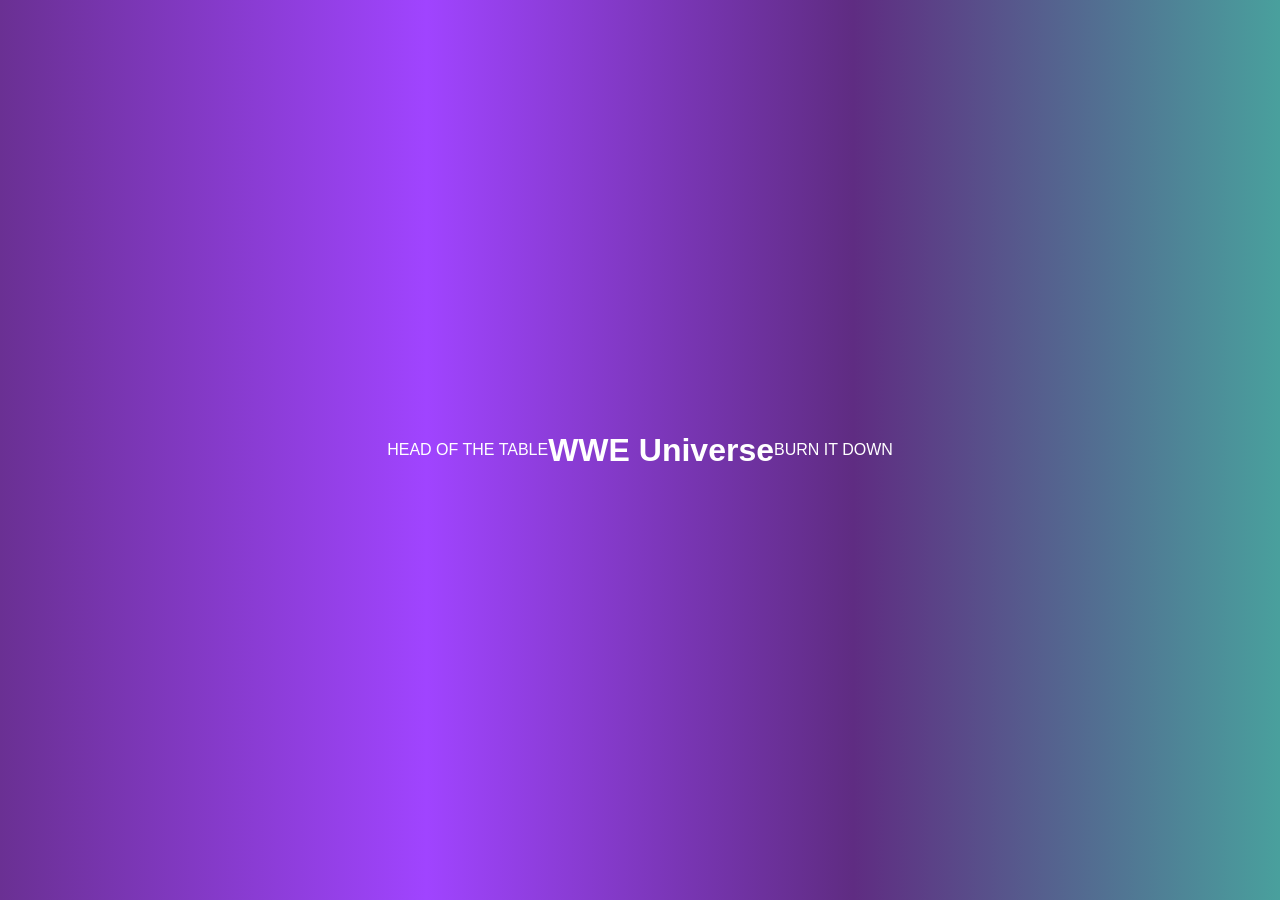
<file: Old_index.html>
<!DOCTYPE html>
<html lang="en">

<head>
    <meta charset="UTF-8">
    <meta http-equiv="X-UA-Compatible" content="IE=edge">
    <meta name="viewport" content="width=device-width, initial-scale=1.0">
    <link rel="stylesheet" href="styles.css">
    <title>Document</title>
</head>

<body>
    <p>HEAD OF THE TABLE</p>
    <h1>WWE Universe</h1>
    <p>BURN IT DOWN</p>
</body>

</html>
</file>
<file: css/style.css>
/* ==========================================
   WWE Universe - Complete Stylesheet
   ========================================== */

/* Reset & Base */
* {
    margin: 0;
    padding: 0;
    box-sizing: border-box;
}

:root {
    --gold: #ffd700;
    --gold-dark: #b8860b;
    --blue: #00bfff;
    --blue-dark: #0099cc;
    --red: #ff4500;
    --bg-primary: #0a0a0a;
    --bg-secondary: #1a1a2e;
    --bg-tertiary: #16213e;
    --text-primary: #ffffff;
    --text-secondary: #cccccc;
    --text-muted: #888888;
    --card-bg: linear-gradient(145deg, #1a1a2e, #16213e);
    --transition: all 0.3s cubic-bezier(0.4, 0, 0.2, 1);
}

html {
    scroll-behavior: smooth;
}

body {
    font-family: 'Roboto', sans-serif;
    background: var(--bg-primary);
    color: var(--text-primary);
    overflow-x: hidden;
    line-height: 1.6;
}

.container {
    max-width: 1200px;
    margin: 0 auto;
    padding: 0 20px;
}

/* ==========================================
   Preloader
   ========================================== */
.preloader {
    position: fixed;
    top: 0;
    left: 0;
    width: 100%;
    height: 100%;
    background: #0a0a0a;
    display: flex;
    justify-content: center;
    align-items: center;
    z-index: 9999;
    transition: opacity 0.5s, visibility 0.5s;
}

.preloader.hidden {
    opacity: 0;
    visibility: hidden;
}

.loader {
    position: relative;
    display: flex;
    justify-content: center;
    align-items: center;
}

.ring {
    position: absolute;
    width: 80px;
    height: 80px;
    border: 3px solid transparent;
    border-top-color: var(--gold);
    border-radius: 50%;
    animation: spin 1.5s linear infinite;
}

.ring:nth-child(2) {
    width: 60px;
    height: 60px;
    border-top-color: var(--blue);
    animation-duration: 1.2s;
    animation-direction: reverse;
}

.ring:nth-child(3) {
    width: 40px;
    height: 40px;
    border-top-color: var(--red);
    animation-duration: 0.9s;
}

.loader-text {
    font-family: 'Oswald', sans-serif;
    font-size: 0.7rem;
    letter-spacing: 3px;
    color: var(--gold);
    position: absolute;
    top: 110px;
}

@keyframes spin {
    to { transform: rotate(360deg); }
}

/* ==========================================
   Particles
   ========================================== */
.particles {
    position: fixed;
    top: 0;
    left: 0;
    width: 100%;
    height: 100%;
    pointer-events: none;
    z-index: 0;
    overflow: hidden;
}

.particle {
    position: absolute;
    width: 3px;
    height: 3px;
    background: rgba(255, 215, 0, 0.3);
    border-radius: 50%;
    animation: float-particle linear infinite;
}

@keyframes float-particle {
    0% {
        transform: translateY(100vh) rotate(0deg);
        opacity: 0;
    }
    10% { opacity: 1; }
    90% { opacity: 1; }
    100% {
        transform: translateY(-10vh) rotate(720deg);
        opacity: 0;
    }
}

/* ==========================================
   Header / Navigation
   ========================================== */
header {
    position: fixed;
    top: 0;
    width: 100%;
    z-index: 1000;
    padding: 15px 0;
    transition: var(--transition);
}

header.scrolled {
    background: rgba(10, 10, 10, 0.95);
    backdrop-filter: blur(10px);
    padding: 10px 0;
    box-shadow: 0 4px 30px rgba(0, 0, 0, 0.5);
}

nav {
    max-width: 1200px;
    margin: 0 auto;
    display: flex;
    justify-content: space-between;
    align-items: center;
    padding: 0 20px;
}

.logo {
    font-family: 'Oswald', sans-serif;
    font-size: 2rem;
    font-weight: 700;
    background: linear-gradient(45deg, var(--gold), var(--red));
    -webkit-background-clip: text;
    -webkit-text-fill-color: transparent;
    text-transform: uppercase;
    letter-spacing: 2px;
    display: flex;
    align-items: center;
    gap: 10px;
}

.logo-icon {
    font-size: 1.5rem;
    background: linear-gradient(45deg, var(--gold), var(--red));
    -webkit-background-clip: text;
    -webkit-text-fill-color: transparent;
}

.nav-links {
    display: flex;
    list-style: none;
    gap: 30px;
}

.nav-links a {
    color: var(--text-secondary);
    text-decoration: none;
    font-family: 'Oswald', sans-serif;
    font-size: 1rem;
    text-transform: uppercase;
    letter-spacing: 1px;
    transition: var(--transition);
    position: relative;
}

.nav-links a::after {
    content: '';
    position: absolute;
    bottom: -5px;
    left: 0;
    width: 0;
    height: 2px;
    background: var(--gold);
    transition: width 0.3s;
}

.nav-links a:hover,
.nav-links a.active {
    color: var(--gold);
}

.nav-links a:hover::after,
.nav-links a.active::after {
    width: 100%;
}

/* Hamburger */
.hamburger {
    display: none;
    flex-direction: column;
    cursor: pointer;
    gap: 5px;
}

.hamburger span {
    width: 25px;
    height: 3px;
    background: var(--gold);
    transition: var(--transition);
    border-radius: 2px;
}

.hamburger.active span:nth-child(1) {
    transform: rotate(45deg) translate(5px, 6px);
}

.hamburger.active span:nth-child(2) {
    opacity: 0;
}

.hamburger.active span:nth-child(3) {
    transform: rotate(-45deg) translate(5px, -6px);
}

/* ==========================================
   Hero Section
   ========================================== */
.hero {
    height: 100vh;
    display: flex;
    align-items: center;
    justify-content: center;
    position: relative;
    overflow: hidden;
    background: linear-gradient(135deg, #0a0a0a 0%, #1a1a2e 50%, #0f3460 100%);
}

.hero-overlay {
    position: absolute;
    top: 0;
    left: 0;
    width: 100%;
    height: 100%;
    background: radial-gradient(ellipse at center, rgba(255, 215, 0, 0.05) 0%, transparent 70%);
}

.hero-content {
    text-align: center;
    z-index: 1;
    padding: 0 20px;
}

.hero-title {
    font-family: 'Oswald', sans-serif;
    display: flex;
    flex-direction: column;
    gap: 5px;
    margin-bottom: 30px;
}

.title-line {
    font-size: 4rem;
    text-transform: uppercase;
    letter-spacing: 5px;
    color: var(--text-primary);
    opacity: 0;
    transform: translateY(30px);
    animation: revealTitle 0.8s forwards;
}

.title-line:nth-child(1) { animation-delay: 0.3s; }
.title-line:nth-child(2) { animation-delay: 0.6s; }
.title-line:nth-child(3) { animation-delay: 0.9s; }

.title-line.accent {
    font-size: 3rem;
    background: linear-gradient(45deg, var(--gold), var(--red));
    -webkit-background-clip: text;
    -webkit-text-fill-color: transparent;
}

@keyframes revealTitle {
    to {
        opacity: 1;
        transform: translateY(0);
    }
}

.hero-subtitle {
    font-size: 1.2rem;
    color: var(--text-secondary);
    max-width: 600px;
    margin: 0 auto 40px;
    opacity: 0;
    animation: fadeIn 1s forwards 1.2s;
}

@keyframes fadeIn {
    to { opacity: 1; }
}

.hero-buttons {
    display: flex;
    gap: 20px;
    justify-content: center;
    opacity: 0;
    animation: fadeIn 1s forwards 1.5s;
}

.btn {
    display: inline-flex;
    align-items: center;
    gap: 10px;
    padding: 15px 35px;
    border-radius: 50px;
    text-decoration: none;
    font-family: 'Oswald', sans-serif;
    font-size: 1.1rem;
    text-transform: uppercase;
    letter-spacing: 2px;
    transition: var(--transition);
}

.btn-primary {
    background: linear-gradient(135deg, var(--gold), var(--gold-dark));
    color: #000;
    box-shadow: 0 5px 20px rgba(255, 215, 0, 0.3);
}

.btn-primary:hover {
    transform: translateY(-3px);
    box-shadow: 0 10px 30px rgba(255, 215, 0, 0.5);
}

.btn-secondary {
    background: transparent;
    color: var(--blue);
    border: 2px solid var(--blue);
}

.btn-secondary:hover {
    background: var(--blue);
    color: #000;
    transform: translateY(-3px);
    box-shadow: 0 10px 30px rgba(0, 191, 255, 0.3);
}

/* Scroll Indicator */
.scroll-indicator {
    position: absolute;
    bottom: 40px;
    left: 50%;
    transform: translateX(-50%);
    display: flex;
    flex-direction: column;
    align-items: center;
    gap: 10px;
    opacity: 0;
    animation: fadeIn 1s forwards 2s;
}

.mouse {
    width: 25px;
    height: 40px;
    border: 2px solid rgba(255, 255, 255, 0.3);
    border-radius: 15px;
    position: relative;
}

.wheel {
    width: 4px;
    height: 8px;
    background: var(--gold);
    border-radius: 2px;
    position: absolute;
    top: 8px;
    left: 50%;
    transform: translateX(-50%);
    animation: scroll 1.5s infinite;
}

@keyframes scroll {
    0% { opacity: 1; top: 8px; }
    100% { opacity: 0; top: 25px; }
}

.scroll-indicator span {
    font-size: 0.75rem;
    color: rgba(255, 255, 255, 0.4);
    text-transform: uppercase;
    letter-spacing: 2px;
}

/* ==========================================
   Stats Section
   ========================================== */
.stats-section {
    padding: 80px 0;
    background: var(--bg-secondary);
    border-top: 1px solid rgba(255, 215, 0, 0.1);
    border-bottom: 1px solid rgba(255, 215, 0, 0.1);
}

.stats-grid {
    display: grid;
    grid-template-columns: repeat(4, 1fr);
    gap: 30px;
}

.stat-item {
    text-align: center;
    padding: 30px;
}

.stat-icon {
    font-size: 2.5rem;
    color: var(--gold);
    margin-bottom: 15px;
}

.stat-number {
    font-family: 'Oswald', sans-serif;
    font-size: 3rem;
    font-weight: 700;
    color: var(--text-primary);
    margin-bottom: 5px;
}

.stat-label {
    font-size: 0.9rem;
    color: var(--text-muted);
    text-transform: uppercase;
    letter-spacing: 2px;
}

/* ==========================================
   Sections
   ========================================== */
.section {
    padding: 100px 0;
    position: relative;
    z-index: 1;
}

.section-header {
    text-align: center;
    margin-bottom: 60px;
}

.section-tag {
    display: inline-block;
    padding: 5px 15px;
    background: rgba(255, 215, 0, 0.1);
    border: 1px solid rgba(255, 215, 0, 0.3);
    border-radius: 20px;
    font-size: 0.8rem;
    color: var(--gold);
    text-transform: uppercase;
    letter-spacing: 2px;
    margin-bottom: 15px;
}

.section-tag.blue {
    background: rgba(0, 191, 255, 0.1);
    border-color: rgba(0, 191, 255, 0.3);
    color: var(--blue);
}

.section-title {
    font-family: 'Oswald', sans-serif;
    font-size: 3rem;
    text-transform: uppercase;
    letter-spacing: 3px;
    margin-bottom: 15px;
}

.section-title.gold {
    background: linear-gradient(45deg, var(--gold), var(--red));
    -webkit-background-clip: text;
    -webkit-text-fill-color: transparent;
}

.section-title.blue {
    background: linear-gradient(45deg, var(--blue), #7b68ee);
    -webkit-background-clip: text;
    -webkit-text-fill-color: transparent;
}

.section-subtitle {
    font-size: 1.1rem;
    color: var(--text-muted);
}

/* ==========================================
   Card Grid
   ========================================== */
.card-grid {
    display: grid;
    grid-template-columns: repeat(auto-fill, minmax(340px, 1fr));
    gap: 30px;
}

.card {
    background: var(--card-bg);
    border-radius: 15px;
    overflow: hidden;
    transition: var(--transition);
    border: 1px solid rgba(255, 215, 0, 0.08);
    position: relative;
}

.card::before {
    content: '';
    position: absolute;
    top: 0;
    left: 0;
    width: 100%;
    height: 100%;
    background: linear-gradient(135deg, rgba(255, 215, 0, 0.05), transparent);
    opacity: 0;
    transition: opacity 0.3s;
    z-index: 0;
    pointer-events: none;
}

.card:hover::before {
    opacity: 1;
}

.card:hover {
    transform: translateY(-10px) scale(1.02);
    box-shadow: 0 20px 60px rgba(255, 215, 0, 0.15);
    border-color: rgba(255, 215, 0, 0.3);
}

.current-card {
    border-color: rgba(0, 191, 255, 0.08);
}

.current-card::before {
    background: linear-gradient(135deg, rgba(0, 191, 255, 0.05), transparent);
}

.current-card:hover {
    box-shadow: 0 20px 60px rgba(0, 191, 255, 0.15);
    border-color: rgba(0, 191, 255, 0.3);
}

/* Card Image */
.card-image-wrapper {
    position: relative;
    overflow: hidden;
}

.card-img {
    width: 100%;
    height: 380px;
    object-fit: cover;
    transition: transform 0.5s;
}

.card:hover .card-img {
    transform: scale(1.05);
}

.card-overlay {
    position: absolute;
    bottom: 0;
    left: 0;
    width: 100%;
    padding: 15px;
    background: linear-gradient(transparent, rgba(0, 0, 0, 0.9));
    display: flex;
    justify-content: flex-end;
}

.card-year {
    background: var(--gold);
    color: #000;
    padding: 4px 12px;
    border-radius: 20px;
    font-size: 0.75rem;
    font-weight: 700;
    text-transform: uppercase;
    letter-spacing: 1px;
}

.card-overlay.blue .card-year {
    background: var(--blue);
}

/* Card Content */
.card-content {
    padding: 25px;
    position: relative;
    z-index: 1;
}

.card-content h3 {
    font-family: 'Oswald', sans-serif;
    font-size: 1.5rem;
    text-transform: uppercase;
    margin-bottom: 5px;
    color: var(--gold);
    transition: var(--transition);
}

.current-card .card-content h3 {
    color: var(--blue);
}

.nickname {
    font-style: italic;
    color: var(--text-muted);
    margin-bottom: 12px;
    font-size: 0.9rem;
}

.bio {
    color: var(--text-secondary);
    font-size: 0.9rem;
    line-height: 1.7;
}

.card-stats {
    display: flex;
    flex-wrap: wrap;
    gap: 8px;
    margin-top: 15px;
}

.badge {
    display: inline-flex;
    align-items: center;
    gap: 5px;
    background: rgba(255, 215, 0, 0.1);
    border: 1px solid rgba(255, 215, 0, 0.25);
    padding: 5px 12px;
    border-radius: 20px;
    font-size: 0.75rem;
    color: var(--gold);
    transition: var(--transition);
}

.badge.blue {
    background: rgba(0, 191, 255, 0.1);
    border-color: rgba(0, 191, 255, 0.25);
    color: var(--blue);
}

.card:hover .badge {
    background: rgba(255, 215, 0, 0.2);
}

.current-card:hover .badge.blue {
    background: rgba(0, 191, 255, 0.2);
}

/* ==========================================
   Parallax Section
   ========================================== */
.parallax-section {
    position: relative;
    padding: 120px 20px;
    text-align: center;
    background: linear-gradient(135deg, var(--bg-secondary), var(--bg-tertiary));
    overflow: hidden;
}

.parallax-overlay {
    position: absolute;
    top: 0;
    left: 0;
    width: 100%;
    height: 100%;
    background: radial-gradient(ellipse at center, rgba(255, 215, 0, 0.08) 0%, transparent 70%);
}

.parallax-content {
    position: relative;
    z-index: 1;
    max-width: 900px;
    margin: 0 auto;
}

.parallax-content h2 {
    font-family: 'Oswald', sans-serif;
    font-size: 2.8rem;
    color: var(--gold);
    margin-bottom: 20px;
    text-transform: uppercase;
}

.parallax-content p {
    font-size: 1.1rem;
    color: var(--text-secondary);
    line-height: 1.8;
    margin-bottom: 40px;
}

.title-count {
    display: flex;
    justify-content: center;
    gap: 60px;
    flex-wrap: wrap;
}

.title-item {
    display: flex;
    flex-direction: column;
    align-items: center;
}

.title-number {
    font-family: 'Oswald', sans-serif;
    font-size: 3rem;
    font-weight: 700;
    color: var(--gold);
}

.title-label {
    font-size: 0.85rem;
    color: var(--text-muted);
    text-transform: uppercase;
    letter-spacing: 1px;
}

/* ==========================================
   About Section
   ========================================== */
.about-section {
    padding: 100px 0;
    background: var(--bg-primary);
}

.about-content {
    text-align: center;
    max-width: 900px;
    margin: 0 auto;
}

.about-content h2 {
    font-family: 'Oswald', sans-serif;
    font-size: 2.5rem;
    text-transform: uppercase;
    background: linear-gradient(45deg, var(--gold), var(--red));
    -webkit-background-clip: text;
    -webkit-text-fill-color: transparent;
    margin-bottom: 20px;
}

.about-content > p {
    color: var(--text-secondary);
    font-size: 1.1rem;
    line-height: 1.8;
    margin-bottom: 50px;
}

.about-features {
    display: grid;
    grid-template-columns: repeat(3, 1fr);
    gap: 30px;
}

.feature {
    padding: 30px;
    background: var(--card-bg);
    border-radius: 15px;
    border: 1px solid rgba(255, 215, 0, 0.1);
    transition: var(--transition);
}

.feature:hover {
    transform: translateY(-5px);
    border-color: rgba(255, 215, 0, 0.3);
}

.feature i {
    font-size: 2.5rem;
    color: var(--gold);
    margin-bottom: 15px;
}

.feature h4 {
    font-family: 'Oswald', sans-serif;
    font-size: 1.2rem;
    text-transform: uppercase;
    margin-bottom: 10px;
}

.feature p {
    color: var(--text-muted);
    font-size: 0.9rem;
}

/* ==========================================
   Footer
   ========================================== */
footer {
    background: var(--bg-secondary);
    padding: 60px 0 30px;
    border-top: 1px solid rgba(255, 215, 0, 0.1);
}

.footer-grid {
    display: grid;
    grid-template-columns: 2fr 1fr 1fr 1fr;
    gap: 40px;
    margin-bottom: 40px;
}

.footer-col h4 {
    font-family: 'Oswald', sans-serif;
    font-size: 1.2rem;
    text-transform: uppercase;
    color: var(--gold);
    margin-bottom: 15px;
    display: flex;
    align-items: center;
    gap: 8px;
}

.footer-col p {
    color: var(--text-muted);
    font-size: 0.9rem;
    line-height: 1.7;
}

.footer-col ul {
    list-style: none;
}

.footer-col ul li {
    margin-bottom: 8px;
}

.footer-col ul a {
    color: var(--text-muted);
    text-decoration: none;
    font-size: 0.9rem;
    transition: var(--transition);
}

.footer-col ul a:hover {
    color: var(--gold);
}

.social-links {
    display: flex;
    gap: 15px;
}

.social-links a {
    width: 40px;
    height: 40px;
    border-radius: 50%;
    background: rgba(255, 215, 0, 0.1);
    border: 1px solid rgba(255, 215, 0, 0.2);
    display: flex;
    align-items: center;
    justify-content: center;
    color: var(--gold);
    text-decoration: none;
    transition: var(--transition);
}

.social-links a:hover {
    background: var(--gold);
    color: #000;
    transform: translateY(-3px);
}

.footer-bottom {
    text-align: center;
    padding-top: 30px;
    border-top: 1px solid rgba(255, 255, 255, 0.05);
}

.footer-bottom p {
    color: var(--text-muted);
    font-size: 0.85rem;
}

/* ==========================================
   Back to Top
   ========================================== */
.back-to-top {
    position: fixed;
    bottom: 30px;
    right: 30px;
    width: 50px;
    height: 50px;
    border-radius: 50%;
    background: linear-gradient(135deg, var(--gold), var(--gold-dark));
    border: none;
    color: #000;
    font-size: 1.2rem;
    cursor: pointer;
    opacity: 0;
    visibility: hidden;
    transition: var(--transition);
    z-index: 999;
    box-shadow: 0 5px 20px rgba(255, 215, 0, 0.3);
}

.back-to-top.visible {
    opacity: 1;
    visibility: visible;
}

.back-to-top:hover {
    transform: translateY(-5px);
    box-shadow: 0 10px 30px rgba(255, 215, 0, 0.5);
}

/* ==========================================
   Animations
   ========================================== */
[data-animate] {
    opacity: 0;
    transform: translateY(30px);
    transition: opacity 0.6s ease, transform 0.6s ease;
}

[data-animate].animated {
    opacity: 1;
    transform: translateY(0);
}

/* ==========================================
   Responsive
   ========================================== */
@media (max-width: 992px) {
    .stats-grid {
        grid-template-columns: repeat(2, 1fr);
    }

    .about-features {
        grid-template-columns: 1fr;
    }

    .footer-grid {
        grid-template-columns: 1fr 1fr;
    }
}

@media (max-width: 768px) {
    .hamburger {
        display: flex;
    }

    .nav-links {
        position: fixed;
        top: 0;
        right: -100%;
        width: 70%;
        height: 100vh;
        background: rgba(10, 10, 10, 0.98);
        flex-direction: column;
        align-items: center;
        justify-content: center;
        gap: 30px;
        transition: right 0.3s;
    }

    .nav-links.active {
        right: 0;
    }

    .title-line {
        font-size: 2.5rem;
    }

    .title-line.accent {
        font-size: 2rem;
    }

    .hero-buttons {
        flex-direction: column;
        align-items: center;
    }

    .section-title {
        font-size: 2rem;
    }

    .card-grid {
        grid-template-columns: 1fr;
    }

    .stats-grid {
        grid-template-columns: 1fr 1fr;
    }

    .title-count {
        gap: 30px;
    }

    .footer-grid {
        grid-template-columns: 1fr;
    }

    .parallax-content h2 {
        font-size: 2rem;
    }
}

@media (max-width: 480px) {
    .title-line {
        font-size: 1.8rem;
        letter-spacing: 2px;
    }

    .stats-grid {
        grid-template-columns: 1fr;
    }
}
</file>
<file: styles.css>
/* styles.css */
body {
    /* Set a gradient background from purple to teal */
    background: linear-gradient(to right, #6a3093, #a044ff, #5f2c82, #49a09d);
    font-family: Arial, sans-serif;
    /* Sets a clean, modern font for the body text */
    color: white;
    /* Sets the text color to white for better contrast */
    margin: 0;
    /* Removes default margin */
    padding: 0;
    /* Removes default padding */
    display: flex;
    /* Enables flexbox layout */
    justify-content: center;
    /* Centers content horizontally */
    align-items: center;
    /* Centers content vertically */
    height: 100vh;
    /* Makes the body take the full height of the viewport */
}

h1 {
    font-size: 2em;
    /* Sets the size of the header text */
    text-align: center;
    /* Centers the header text */
}
</file>
